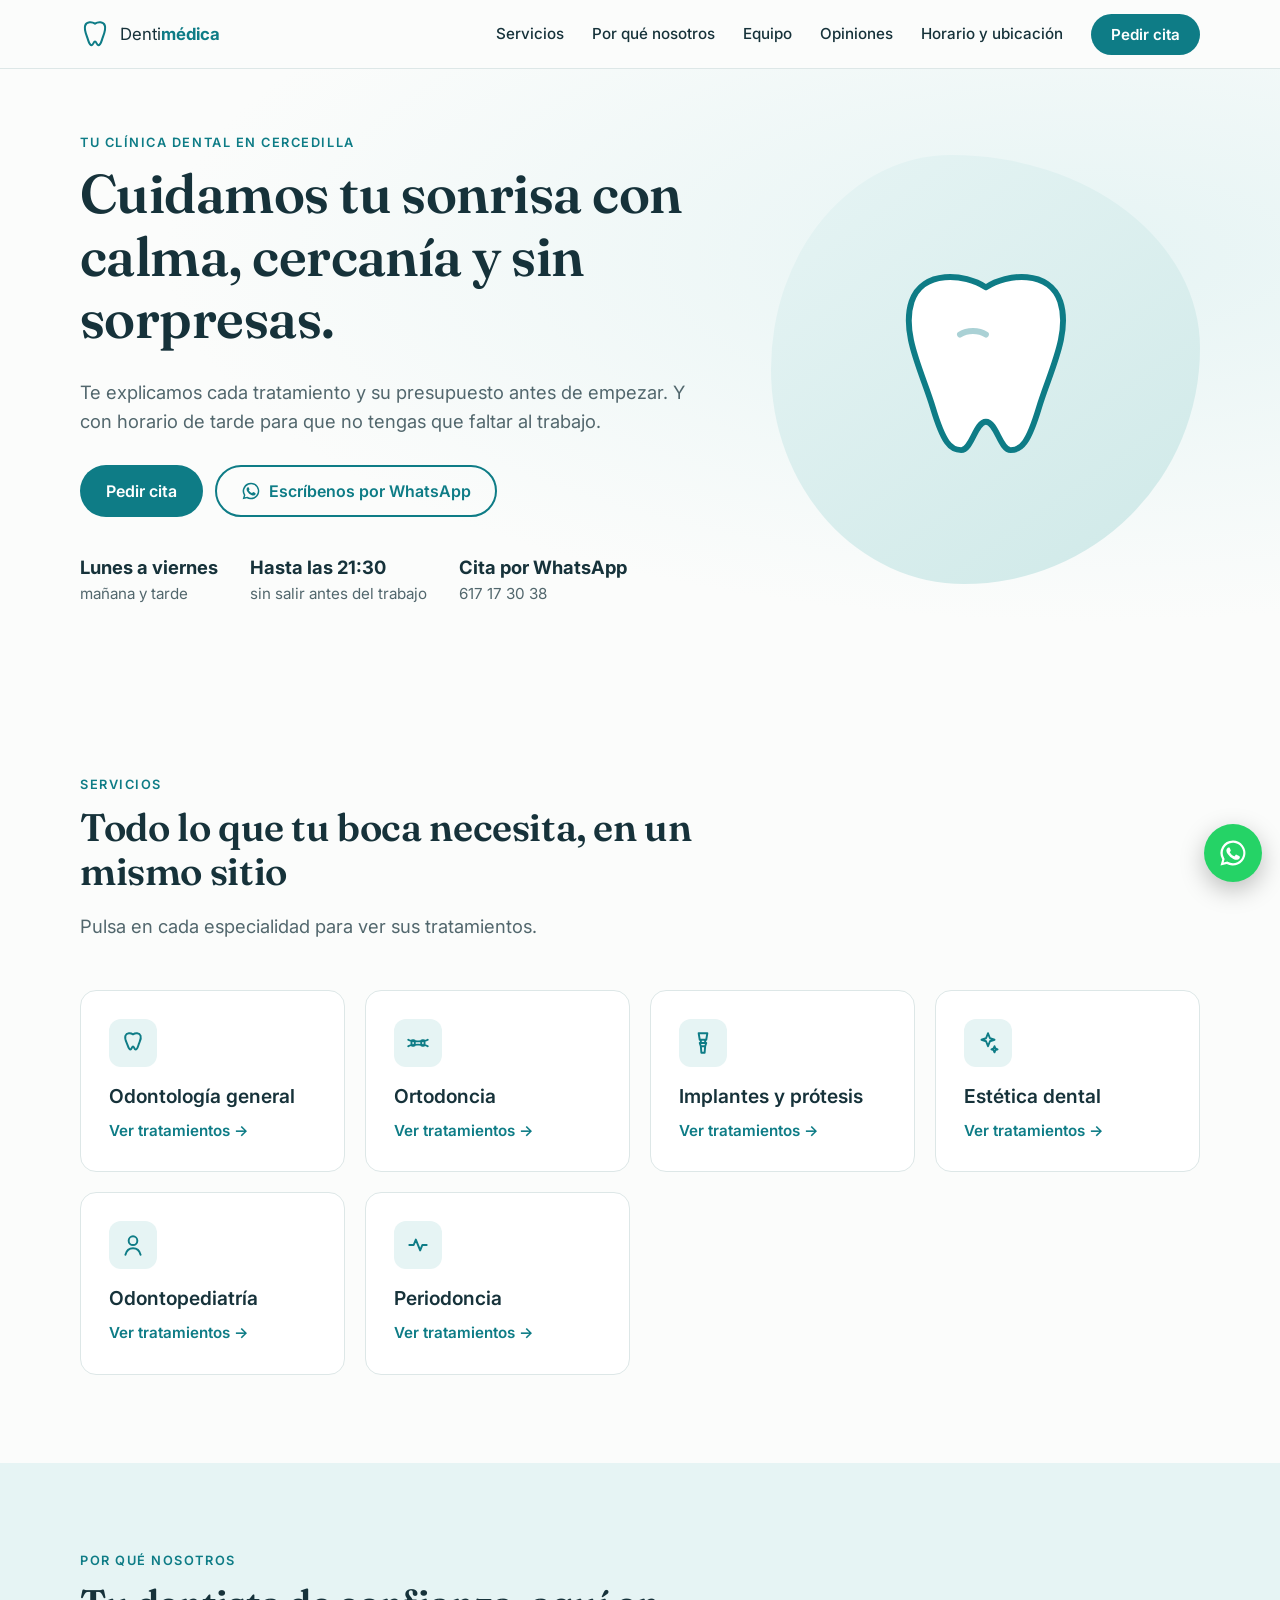
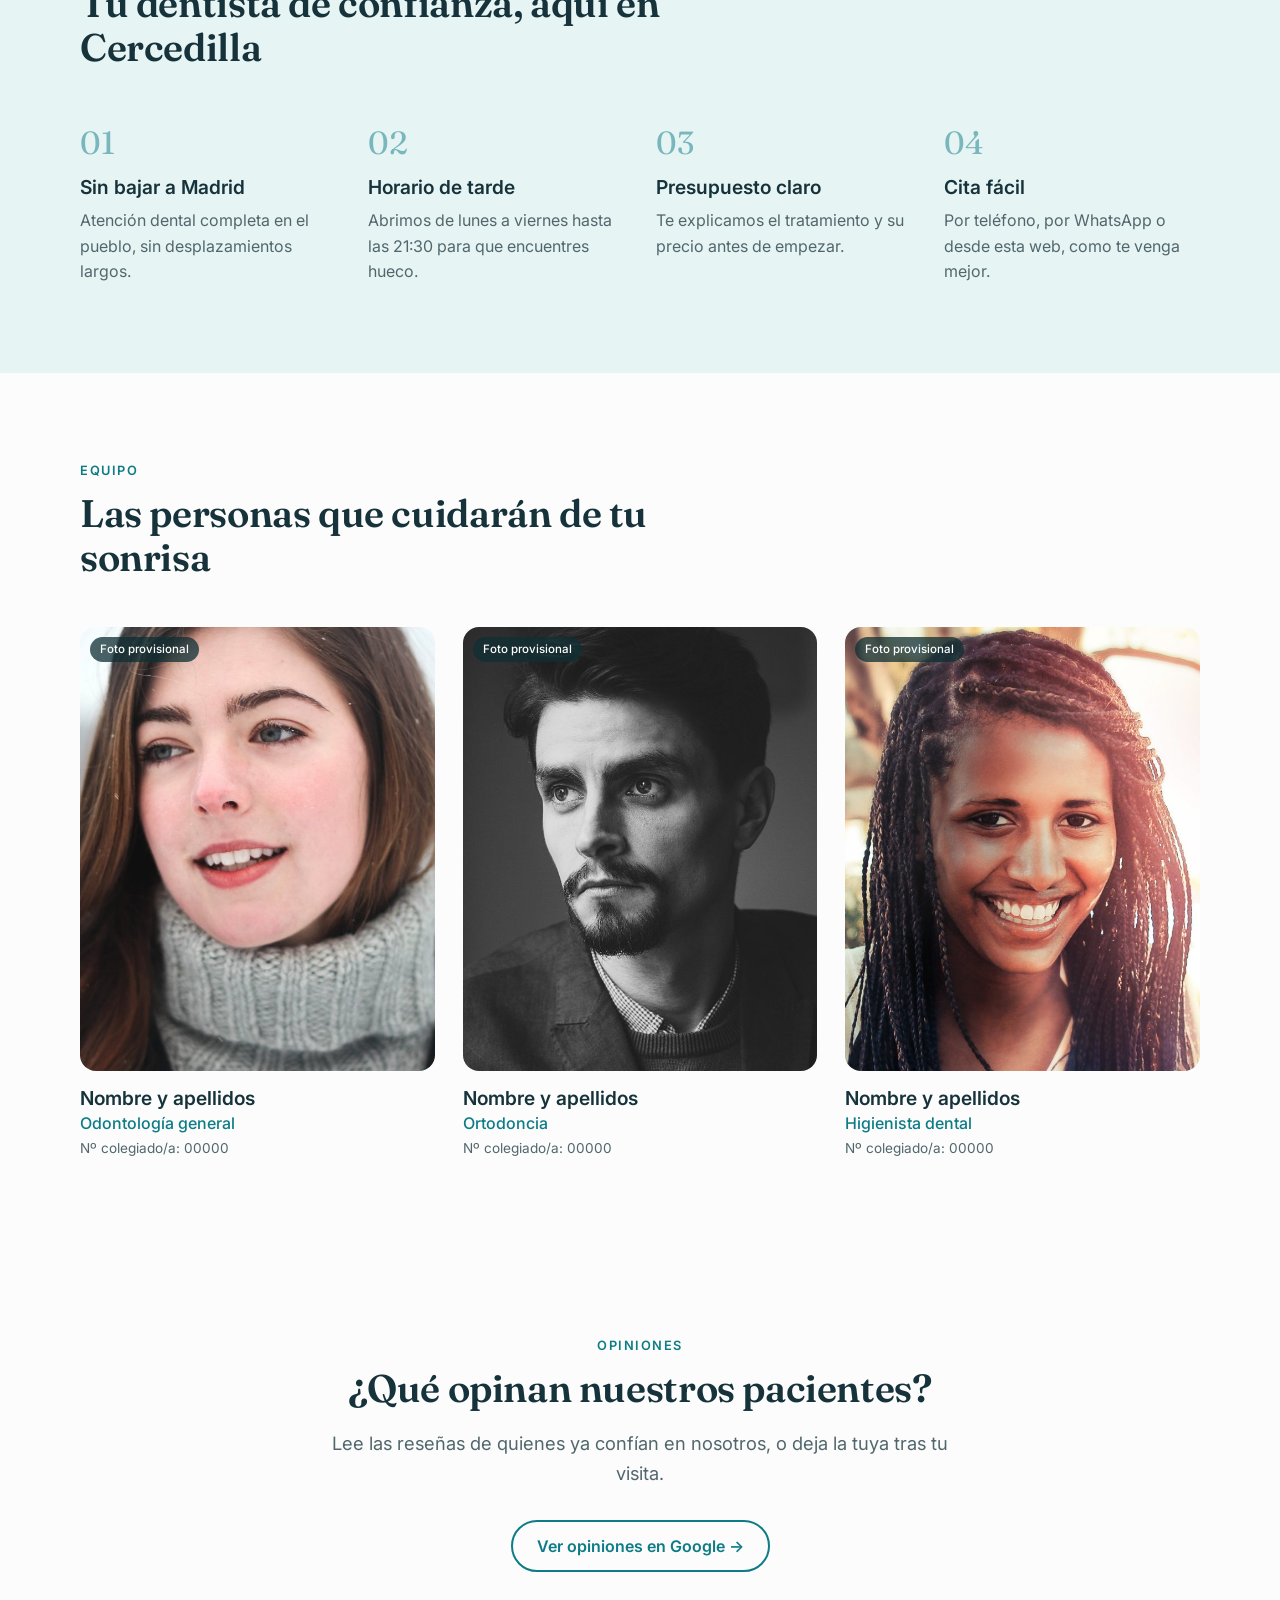
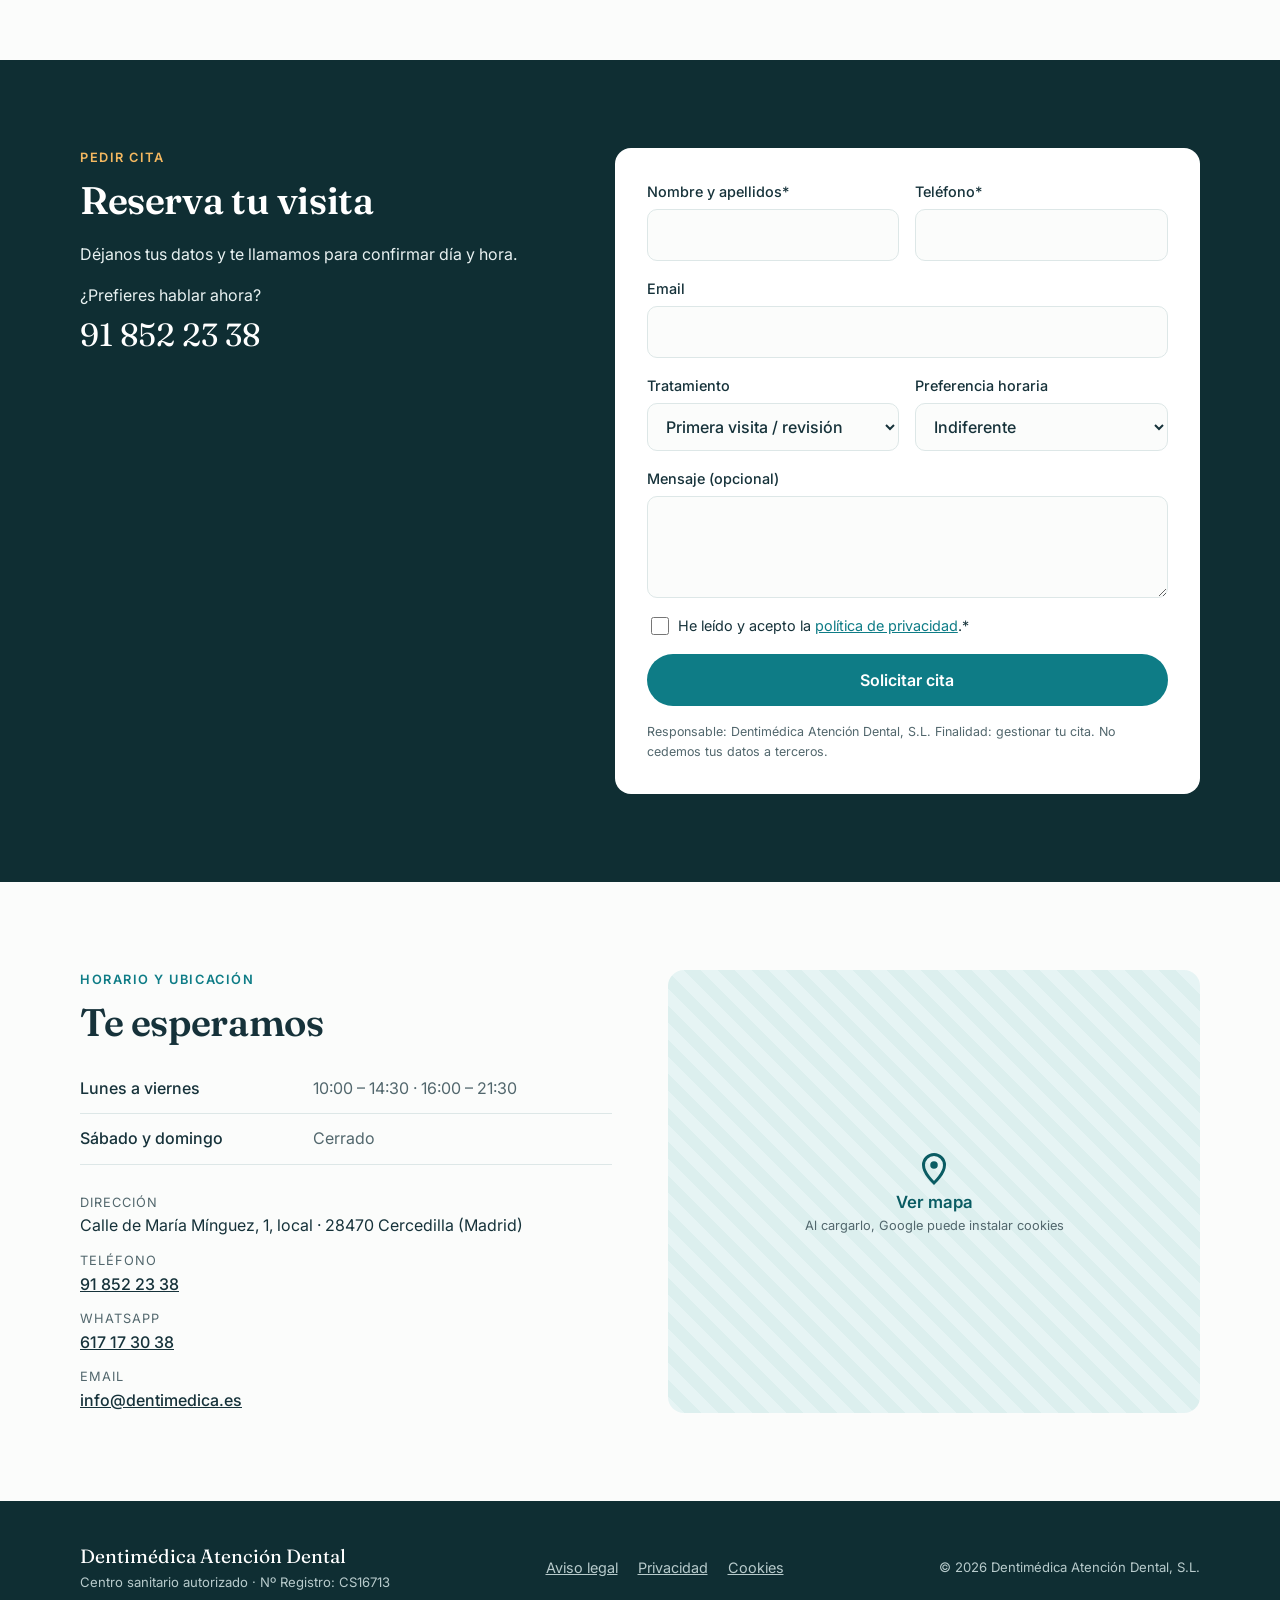
<file: index.html>
<!DOCTYPE html>
<html lang="es">
<head>
  <meta charset="UTF-8">
  <meta name="viewport" content="width=device-width, initial-scale=1.0">

  <title>Dentimédica | Clínica dental en Cercedilla</title>
  <meta name="description" content="Dentimédica, clínica dental en Cercedilla (Madrid). Odontología general, ortodoncia, implantes y estética dental. Abierto de lunes a viernes hasta las 21:30. Pide cita: 91 852 23 38.">

  <!-- Vista previa al compartir en WhatsApp / redes -->
  <meta property="og:title" content="Dentimédica | Clínica dental en Cercedilla">
  <meta property="og:description" content="Pide tu cita por teléfono, WhatsApp o desde la web.">
  <meta property="og:type" content="website">
  <meta property="og:locale" content="es_ES">

  <link rel="icon" href="img/favicon.svg" type="image/svg+xml">
  <link rel="preconnect" href="https://fonts.googleapis.com">
  <link rel="preconnect" href="https://fonts.gstatic.com" crossorigin>
  <link href="https://fonts.googleapis.com/css2?family=Fraunces:opsz,wght@9..144,500;9..144,600&family=Inter:wght@400;500;600&display=swap" rel="stylesheet">
  <link rel="stylesheet" href="css/styles.css">

  <!-- Datos estructurados para Google -->
  <script type="application/ld+json">
  {
    "@context": "https://schema.org",
    "@type": "Dentist",
    "name": "Dentimédica Atención Dental",
    "telephone": "+34 918 52 23 38",
    "email": "info@dentimedica.es",
    "address": {
      "@type": "PostalAddress",
      "streetAddress": "Calle de María Mínguez, 1, local",
      "addressLocality": "Cercedilla",
      "addressRegion": "Madrid",
      "postalCode": "28470",
      "addressCountry": "ES"
    },
    "openingHoursSpecification": [
      { "@type": "OpeningHoursSpecification", "dayOfWeek": ["Monday","Tuesday","Wednesday","Thursday","Friday"], "opens": "10:00", "closes": "14:30" },
      { "@type": "OpeningHoursSpecification", "dayOfWeek": ["Monday","Tuesday","Wednesday","Thursday","Friday"], "opens": "16:00", "closes": "21:30" }
    ]
  }
  </script>
</head>
<body>
  <a class="skip-link" href="#main">Saltar al contenido</a>

  <!-- ========== CABECERA ========== -->
  <header class="header" id="top">
    <div class="container header__inner">
      <a href="#top" class="logo" aria-label="Dentimédica, inicio">
        <svg class="logo__mark" viewBox="0 0 32 32" aria-hidden="true"><path d="M16 5c-3-2-9-2.5-10.5 2S7 17 8.5 22s2.5 6 4 6 2-4 3.5-4 2 4 3.5 4 2.5-1 4-6S28 11.5 26.5 7 19 3 16 5z" fill="none" stroke="currentColor" stroke-width="2.2" stroke-linejoin="round"/></svg>
        <span>Denti<strong>médica</strong></span>
      </a>

      <button class="nav-toggle" aria-expanded="false" aria-controls="nav" aria-label="Abrir menú">
        <span></span><span></span><span></span>
      </button>

      <nav class="nav" id="nav">
        <a href="#servicios">Servicios</a>
        <a href="#nosotros">Por qué nosotros</a>
        <a href="#equipo">Equipo</a>
        <a href="#opiniones">Opiniones</a>
        <a href="#contacto">Horario y ubicación</a>
        <a href="#cita" class="btn btn--primary btn--sm">Pedir cita</a>
      </nav>
    </div>
  </header>

  <main id="main">
    <!-- ========== HERO ========== -->
    <section class="hero">
      <div class="container hero__inner">
        <div class="hero__text">
          <p class="eyebrow">Tu clínica dental en Cercedilla</p>
          <h1>Cuidamos tu sonrisa con calma, cercanía y sin sorpresas.</h1>
          <p class="lead">Te explicamos cada tratamiento y su presupuesto antes de empezar. Y con horario de tarde para que no tengas que faltar al trabajo.</p>
          <div class="hero__actions">
            <a href="#cita" class="btn btn--primary">Pedir cita</a>
            <a href="https://wa.me/34617173038?text=Hola%2C%20quiero%20pedir%20cita" class="btn btn--ghost" target="_blank" rel="noopener">
              <svg viewBox="0 0 24 24" aria-hidden="true" class="icon"><path fill="currentColor" d="M12 2a10 10 0 0 0-8.6 15.1L2 22l5-1.3A10 10 0 1 0 12 2zm0 18.2a8.2 8.2 0 0 1-4.2-1.2l-.3-.2-3 .8.8-2.9-.2-.3A8.2 8.2 0 1 1 12 20.2zm4.5-6.1c-.2-.1-1.5-.7-1.7-.8s-.4-.1-.6.1-.7.8-.8 1-.3.2-.5.1a6.7 6.7 0 0 1-3.4-3c-.3-.4.3-.4.7-1.3.1-.2 0-.3 0-.4l-.8-1.8c-.2-.5-.4-.4-.6-.4h-.5a1 1 0 0 0-.7.3 3 3 0 0 0-.9 2.2 5.2 5.2 0 0 0 1.1 2.7 11.8 11.8 0 0 0 4.5 4c1.7.7 2.3.8 3.2.6a2.7 2.7 0 0 0 1.8-1.3 2.2 2.2 0 0 0 .2-1.3c-.1-.1-.3-.2-.5-.3z"/></svg>
              Escríbenos por WhatsApp
            </a>
          </div>
          <ul class="hero__facts">
            <li><strong>Lunes a viernes</strong> mañana y tarde</li>
            <li><strong>Hasta las 21:30</strong> sin salir antes del trabajo</li>
            <li><strong>Cita por WhatsApp</strong> 617 17 30 38</li>
          </ul>
        </div>
        <div class="hero__visual" aria-hidden="true">
          <!-- Ilustración provisional: sustituir por una foto real de la clínica (img/hero.jpg) -->
          <div class="hero__blob">
            <svg viewBox="0 0 200 200"><path d="M100 30c-18-12-54-15-63 12s9 60 18 90 15 36 24 36 12-24 21-24 12 24 21 24 15-6 24-36 27-63 18-90-45-24-63-12z" fill="#fff" stroke="currentColor" stroke-width="5" stroke-linejoin="round"/><path d="M78 70c6-4 16-4 22 0" fill="none" stroke="currentColor" stroke-width="5" stroke-linecap="round" opacity=".35"/></svg>
          </div>
        </div>
      </div>
    </section>

    <!-- ========== SERVICIOS ========== -->
    <!-- Detalle de cada servicio en tratamientos.html -->
    <section class="section" id="servicios">
      <div class="container">
        <header class="section__head">
          <p class="eyebrow">Servicios</p>
          <h2>Todo lo que tu boca necesita, en un mismo sitio</h2>
          <p class="lead">Pulsa en cada especialidad para ver sus tratamientos.</p>
        </header>
        <div class="cards">
          <a class="card card--link" href="tratamientos.html#general">
            <div class="card__icon"><svg viewBox="0 0 24 24"><path d="M12 4c-2-1.3-6-1.6-7 1.3S6 11 7 14s1.7 4 2.7 4 1.3-2.7 2.3-2.7 1.3 2.7 2.3 2.7 1.7-.7 2.7-4 3-5.7 2-8.7S14 2.7 12 4z"/></svg></div>
            <h3>Odontología general</h3>
            <span class="card__link">Ver tratamientos →</span>
          </a>
          <a class="card card--link" href="tratamientos.html#ortodoncia">
            <div class="card__icon"><svg viewBox="0 0 24 24"><path d="M3 9c3 2 15 2 18 0M3 15c3-2 15-2 18 0"/><rect x="6" y="9.5" width="3" height="5" rx="1"/><rect x="15" y="9.5" width="3" height="5" rx="1"/></svg></div>
            <h3>Ortodoncia</h3>
            <span class="card__link">Ver tratamientos →</span>
          </a>
          <a class="card card--link" href="tratamientos.html#implantes">
            <div class="card__icon"><svg viewBox="0 0 24 24"><path d="M8 3h8l-1 6H9zM10 9v3m4-3v3M9 12h6l-1 3h-4zm1 3 .5 6h3l.5-6"/></svg></div>
            <h3>Implantes y prótesis</h3>
            <span class="card__link">Ver tratamientos →</span>
          </a>
          <a class="card card--link" href="tratamientos.html#estetica">
            <div class="card__icon"><svg viewBox="0 0 24 24"><path d="M12 3l1.8 4.6L18 9l-4.2 1.4L12 15l-1.8-4.6L6 9l4.2-1.4zM18 15l.8 2 2 .8-2 .8-.8 2-.8-2-2-.8 2-.8z"/></svg></div>
            <h3>Estética dental</h3>
            <span class="card__link">Ver tratamientos →</span>
          </a>
          <a class="card card--link" href="tratamientos.html#odontopediatria">
            <div class="card__icon"><svg viewBox="0 0 24 24"><circle cx="12" cy="8" r="4"/><path d="M5 21c1-4 4-6 7-6s6 2 7 6"/></svg></div>
            <h3>Odontopediatría</h3>
            <span class="card__link">Ver tratamientos →</span>
          </a>
          <a class="card card--link" href="tratamientos.html#periodoncia">
            <div class="card__icon"><svg viewBox="0 0 24 24"><path d="M4 12h4l2-5 4 10 2-5h4"/></svg></div>
            <h3>Periodoncia</h3>
            <span class="card__link">Ver tratamientos →</span>
          </a>
        </div>
      </div>
    </section>

    <!-- ========== POR QUÉ NOSOTROS ========== -->
    <section class="section section--tint" id="nosotros">
      <div class="container">
        <header class="section__head">
          <p class="eyebrow">Por qué nosotros</p>
          <h2>Tu dentista de confianza, aquí en Cercedilla</h2>
        </header>
        <div class="features">
          <div class="feature">
            <span class="feature__num">01</span>
            <h3>Sin bajar a Madrid</h3>
            <p>Atención dental completa en el pueblo, sin desplazamientos largos.</p>
          </div>
          <div class="feature">
            <span class="feature__num">02</span>
            <h3>Horario de tarde</h3>
            <p>Abrimos de lunes a viernes hasta las 21:30 para que encuentres hueco.</p>
          </div>
          <div class="feature">
            <span class="feature__num">03</span>
            <h3>Presupuesto claro</h3>
            <p>Te explicamos el tratamiento y su precio antes de empezar.</p>
          </div>
          <div class="feature">
            <span class="feature__num">04</span>
            <h3>Cita fácil</h3>
            <p>Por teléfono, por WhatsApp o desde esta web, como te venga mejor.</p>
          </div>
        </div>
      </div>
    </section>

    <!-- ========== EQUIPO ========== -->
    <!-- EDITAR: fotos en img/equipo/ (vertical, 4:5, p. ej. 800x1000 px), nombre, especialidad y nº de colegiado.
         Para añadir a alguien, copia un bloque <figure class="member">...</figure> -->
    <section class="section" id="equipo">
      <div class="container">
        <header class="section__head">
          <p class="eyebrow">Equipo</p>
          <h2>Las personas que cuidarán de tu sonrisa</h2>
        </header>
        <div class="team">
          <figure class="member">
            <span class="member__tag">Foto provisional</span>
            <img src="img/equipo/persona-1.jpg" alt="Foto de Odontólogo/a" width="640" height="800" loading="lazy">
            <figcaption>
              <h3>Nombre y apellidos</h3>
              <p class="member__role">Odontología general</p>
              <p class="member__num">Nº colegiado/a: 00000</p>
            </figcaption>
          </figure>
          <figure class="member">
            <span class="member__tag">Foto provisional</span>
            <img src="img/equipo/persona-2.jpg" alt="Foto de Ortodoncista" width="640" height="800" loading="lazy">
            <figcaption>
              <h3>Nombre y apellidos</h3>
              <p class="member__role">Ortodoncia</p>
              <p class="member__num">Nº colegiado/a: 00000</p>
            </figcaption>
          </figure>
          <figure class="member">
            <span class="member__tag">Foto provisional</span>
            <img src="img/equipo/persona-3.jpg" alt="Foto de Higienista" width="640" height="800" loading="lazy">
            <figcaption>
              <h3>Nombre y apellidos</h3>
              <p class="member__role">Higienista dental</p>
              <p class="member__num">Nº colegiado/a: 00000</p>
            </figcaption>
          </figure>
        </div>
      </div>
    </section>

    <!-- ========== OPINIONES ========== -->
    <!-- Añadir aquí reseñas reales (con permiso del paciente) cuando las haya -->
    <section class="section" id="opiniones">
      <div class="container center">
        <header class="section__head section__head--center">
          <p class="eyebrow">Opiniones</p>
          <h2>¿Qué opinan nuestros pacientes?</h2>
          <p class="lead">Lee las reseñas de quienes ya confían en nosotros, o deja la tuya tras tu visita.</p>
        </header>
        <a href="https://www.google.com/maps/search/?api=1&query=Dentim%C3%A9dica+Atenci%C3%B3n+Dental+Cercedilla" target="_blank" rel="noopener" class="btn btn--ghost">Ver opiniones en Google →</a>
      </div>
    </section>

    <!-- ========== PEDIR CITA ========== -->
    <section class="section section--dark" id="cita">
      <div class="container cita">
        <div class="cita__intro">
          <p class="eyebrow">Pedir cita</p>
          <h2>Reserva tu visita</h2>
          <p>Déjanos tus datos y te llamamos para confirmar día y hora.</p>
          <p>¿Prefieres hablar ahora?<br>
            <a href="tel:+34918522338" class="cita__phone">91 852 23 38</a>
          </p>
        </div>

        <!-- Netlify detecta este formulario automáticamente (data-netlify) -->
        <form class="form" name="cita" method="POST" action="/gracias.html" data-netlify="true" netlify-honeypot="empresa">
          <input type="hidden" name="form-name" value="cita">
          <p class="hidden"><label>No rellenar: <input name="empresa"></label></p>

          <div class="form__row">
            <label>Nombre y apellidos*
              <input type="text" name="nombre" required autocomplete="name">
            </label>
            <label>Teléfono*
              <input type="tel" name="telefono" required autocomplete="tel" pattern="[0-9+\s]{9,15}">
            </label>
          </div>
          <label>Email
            <input type="email" name="email" autocomplete="email">
          </label>
          <div class="form__row">
            <label>Tratamiento
              <select name="tratamiento">
                <option>Primera visita / revisión</option>
                <option>Odontología general</option>
                <option>Ortodoncia</option>
                <option>Implantes y prótesis</option>
                <option>Estética dental</option>
                <option>Odontopediatría</option>
                <option>Periodoncia</option>
                <option>Urgencia / dolor</option>
              </select>
            </label>
            <label>Preferencia horaria
              <select name="horario">
                <option>Indiferente</option>
                <option>Mañanas</option>
                <option>Tardes</option>
              </select>
            </label>
          </div>
          <label>Mensaje (opcional)
            <textarea name="mensaje" rows="3"></textarea>
          </label>
          <label class="form__check">
            <input type="checkbox" name="privacidad" required>
            <span>He leído y acepto la <a href="privacidad.html" target="_blank">política de privacidad</a>.*</span>
          </label>
          <button type="submit" class="btn btn--primary btn--block">Solicitar cita</button>
          <p class="form__note">Responsable: Dentimédica Atención Dental, S.L. Finalidad: gestionar tu cita. No cedemos tus datos a terceros.</p>
        </form>
      </div>
    </section>

    <!-- ========== HORARIO Y UBICACIÓN ========== -->
    <section class="section" id="contacto">
      <div class="container contacto">
        <div class="contacto__info">
          <p class="eyebrow">Horario y ubicación</p>
          <h2>Te esperamos</h2>

          <table class="horario">
            <tr><th>Lunes a viernes</th><td>10:00 – 14:30 · 16:00 – 21:30</td></tr>
            <tr><th>Sábado y domingo</th><td>Cerrado</td></tr>
          </table>

          <ul class="contacto__list">
            <li><span>Dirección</span>Calle de María Mínguez, 1, local · 28470 Cercedilla (Madrid)</li>
            <li><span>Teléfono</span><a href="tel:+34918522338">91 852 23 38</a></li>
            <li><span>WhatsApp</span><a href="https://wa.me/34617173038" target="_blank" rel="noopener">617 17 30 38</a></li>
            <li><span>Email</span><a href="mailto:info@dentimedica.es">info@dentimedica.es</a></li>
          </ul>
        </div>

        <!-- El mapa solo se carga al hacer clic (evita cookies de Google sin consentimiento) -->
        <div class="map" data-address="Calle de María Mínguez 1, 28470 Cercedilla, Madrid">
          <button type="button" class="map__load">
            <svg viewBox="0 0 24 24" aria-hidden="true" class="icon"><path d="M12 22s7-6.3 7-12a7 7 0 0 0-14 0c0 5.7 7 12 7 12z" fill="none" stroke="currentColor" stroke-width="2"/><circle cx="12" cy="10" r="2.5" fill="currentColor"/></svg>
            Ver mapa
            <small>Al cargarlo, Google puede instalar cookies</small>
          </button>
        </div>
      </div>
    </section>
  </main>

  <!-- ========== FOOTER ========== -->
  <footer class="footer">
    <div class="container footer__inner">
      <div>
        <p class="footer__brand">Dentimédica Atención Dental</p>
        <p class="footer__small">Centro sanitario autorizado · Nº Registro: CS16713</p>
      </div>
      <nav class="footer__links" aria-label="Legal">
        <a href="aviso-legal.html">Aviso legal</a>
        <a href="privacidad.html">Privacidad</a>
        <a href="cookies.html">Cookies</a>
      </nav>
      <p class="footer__small">© <span id="year"></span> Dentimédica Atención Dental, S.L.</p>
    </div>
  </footer>

  <!-- Botón flotante de WhatsApp -->
  <a href="https://wa.me/34617173038?text=Hola%2C%20quiero%20pedir%20cita" class="wa-float" target="_blank" rel="noopener" aria-label="Escríbenos por WhatsApp">
    <svg viewBox="0 0 24 24" aria-hidden="true"><path fill="currentColor" d="M12 2a10 10 0 0 0-8.6 15.1L2 22l5-1.3A10 10 0 1 0 12 2zm0 18.2a8.2 8.2 0 0 1-4.2-1.2l-.3-.2-3 .8.8-2.9-.2-.3A8.2 8.2 0 1 1 12 20.2zm4.5-6.1c-.2-.1-1.5-.7-1.7-.8s-.4-.1-.6.1-.7.8-.8 1-.3.2-.5.1a6.7 6.7 0 0 1-3.4-3c-.3-.4.3-.4.7-1.3.1-.2 0-.3 0-.4l-.8-1.8c-.2-.5-.4-.4-.6-.4h-.5a1 1 0 0 0-.7.3 3 3 0 0 0-.9 2.2 5.2 5.2 0 0 0 1.1 2.7 11.8 11.8 0 0 0 4.5 4c1.7.7 2.3.8 3.2.6a2.7 2.7 0 0 0 1.8-1.3 2.2 2.2 0 0 0 .2-1.3c-.1-.1-.3-.2-.5-.3z"/></svg>
  </a>

  <script src="js/main.js"></script>
</body>
</html>
</file>
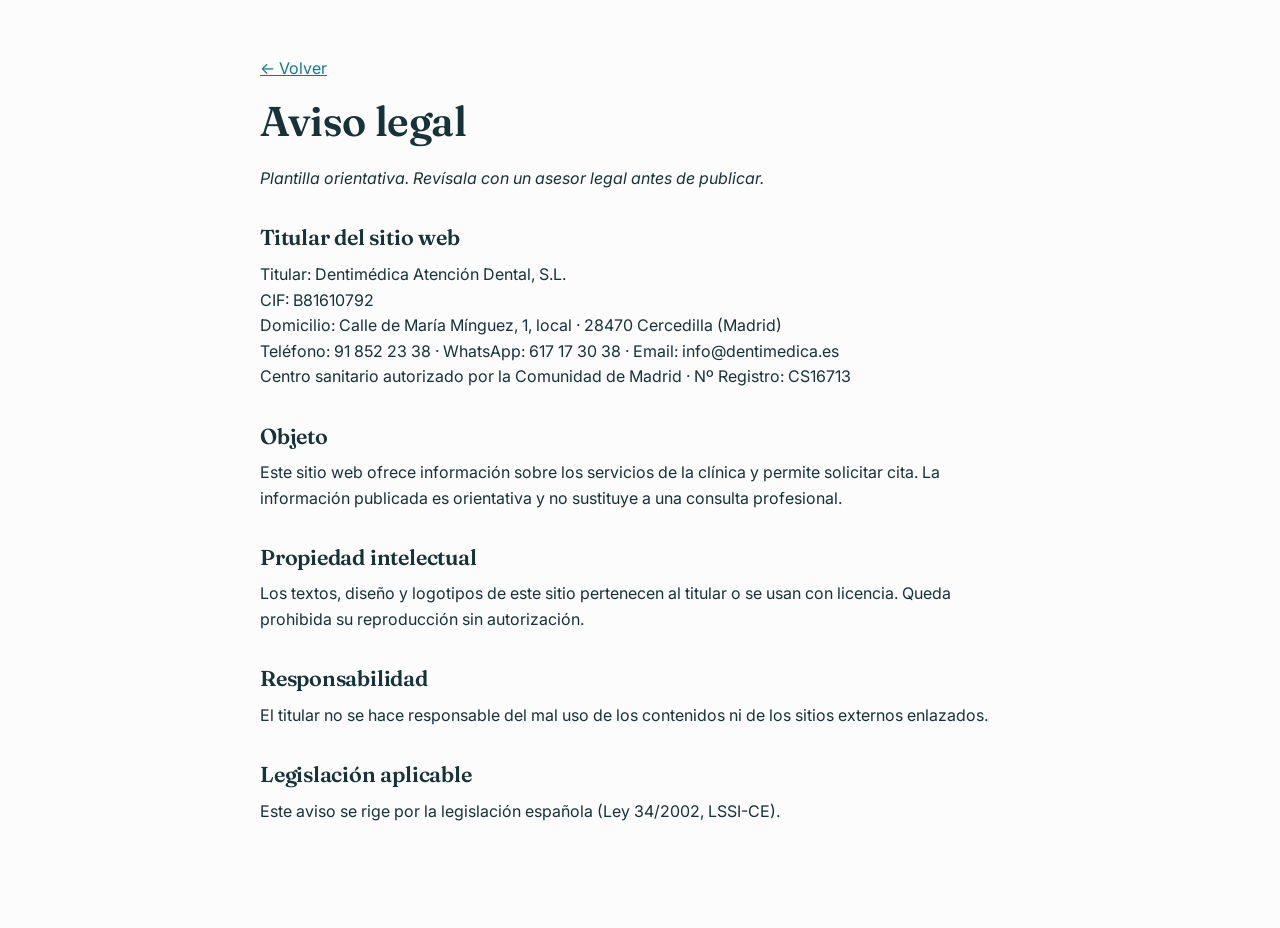
<file: aviso-legal.html>
<!DOCTYPE html>
<html lang="es">
<head>
  <meta charset="UTF-8">
  <meta name="viewport" content="width=device-width, initial-scale=1.0">
  <title>Aviso legal | Dentimédica</title>
  <link rel="icon" href="img/favicon.svg" type="image/svg+xml">
  <link href="https://fonts.googleapis.com/css2?family=Fraunces:opsz,wght@9..144,600&family=Inter:wght@400;600&display=swap" rel="stylesheet">
  <link rel="stylesheet" href="css/styles.css">
</head>
<body>
  <main class="container page">
    <p><a href="index.html">← Volver</a></p>
    <h1>Aviso legal</h1>
    <p><em>Plantilla orientativa. Revísala con un asesor legal antes de publicar.</em></p>

    <h2>Titular del sitio web</h2>
    <!-- EDITAR (opcional): datos del Registro Mercantil y nº de colegiado -->
    <p>
      Titular: Dentimédica Atención Dental, S.L.<br>
      CIF: B81610792<br>
      Domicilio: Calle de María Mínguez, 1, local · 28470 Cercedilla (Madrid)<br>
      Teléfono: 91 852 23 38 · WhatsApp: 617 17 30 38 · Email: info@dentimedica.es<br>
      Centro sanitario autorizado por la Comunidad de Madrid · Nº Registro: CS16713
    </p>

    <h2>Objeto</h2>
    <p>Este sitio web ofrece información sobre los servicios de la clínica y permite solicitar cita. La información publicada es orientativa y no sustituye a una consulta profesional.</p>

    <h2>Propiedad intelectual</h2>
    <p>Los textos, diseño y logotipos de este sitio pertenecen al titular o se usan con licencia. Queda prohibida su reproducción sin autorización.</p>

    <h2>Responsabilidad</h2>
    <p>El titular no se hace responsable del mal uso de los contenidos ni de los sitios externos enlazados.</p>

    <h2>Legislación aplicable</h2>
    <p>Este aviso se rige por la legislación española (Ley 34/2002, LSSI-CE).</p>
  </main>
</body>
</html>
</file>
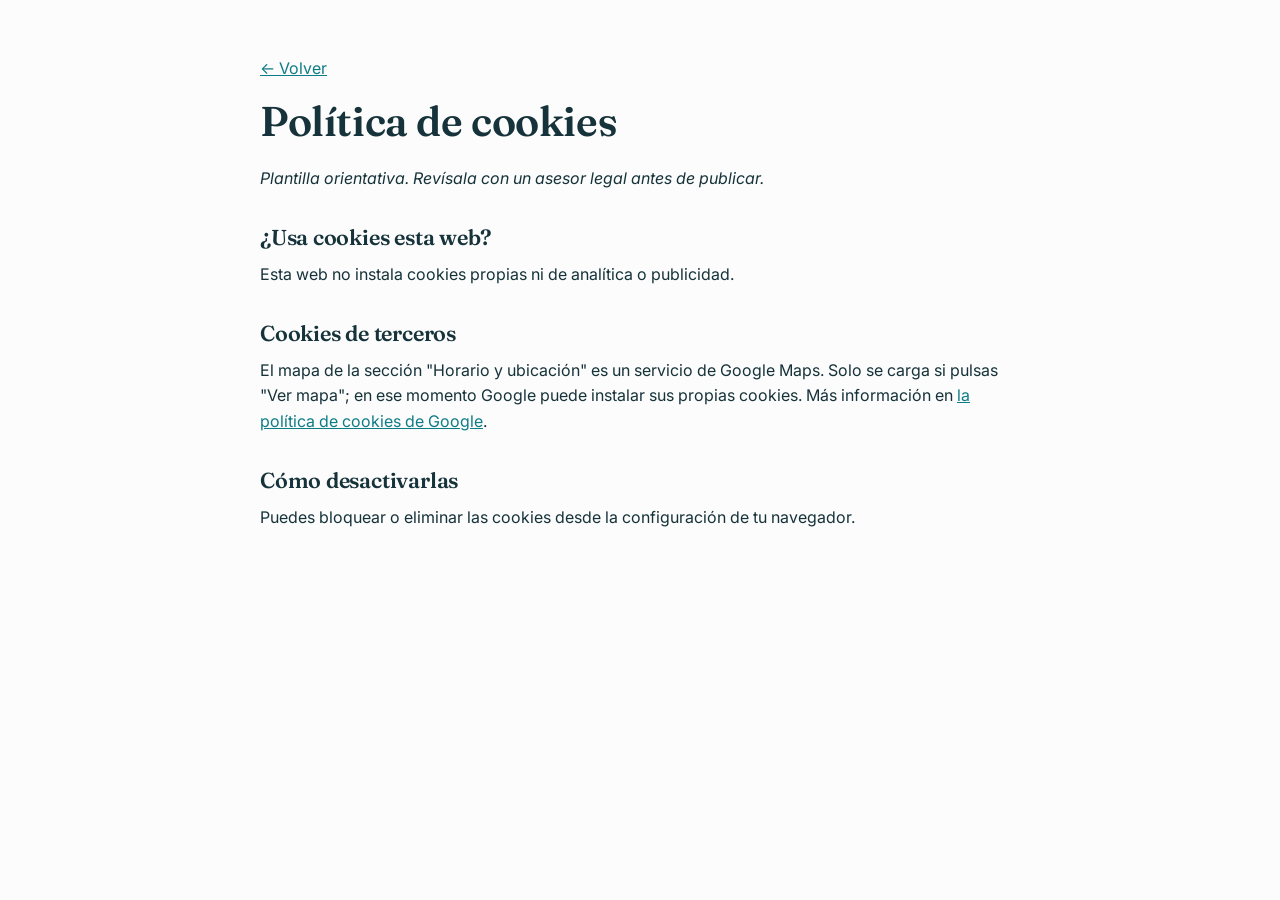
<file: cookies.html>
<!DOCTYPE html>
<html lang="es">
<head>
  <meta charset="UTF-8">
  <meta name="viewport" content="width=device-width, initial-scale=1.0">
  <title>Política de cookies | Dentimédica</title>
  <link rel="icon" href="img/favicon.svg" type="image/svg+xml">
  <link href="https://fonts.googleapis.com/css2?family=Fraunces:opsz,wght@9..144,600&family=Inter:wght@400;600&display=swap" rel="stylesheet">
  <link rel="stylesheet" href="css/styles.css">
</head>
<body>
  <main class="container page">
    <p><a href="index.html">← Volver</a></p>
    <h1>Política de cookies</h1>
    <p><em>Plantilla orientativa. Revísala con un asesor legal antes de publicar.</em></p>

    <h2>¿Usa cookies esta web?</h2>
    <p>Esta web no instala cookies propias ni de analítica o publicidad.</p>

    <h2>Cookies de terceros</h2>
    <p>El mapa de la sección "Horario y ubicación" es un servicio de Google Maps. Solo se carga si pulsas "Ver mapa"; en ese momento Google puede instalar sus propias cookies. Más información en <a href="https://policies.google.com/technologies/cookies" target="_blank" rel="noopener">la política de cookies de Google</a>.</p>

    <h2>Cómo desactivarlas</h2>
    <p>Puedes bloquear o eliminar las cookies desde la configuración de tu navegador.</p>
  </main>
</body>
</html>
</file>
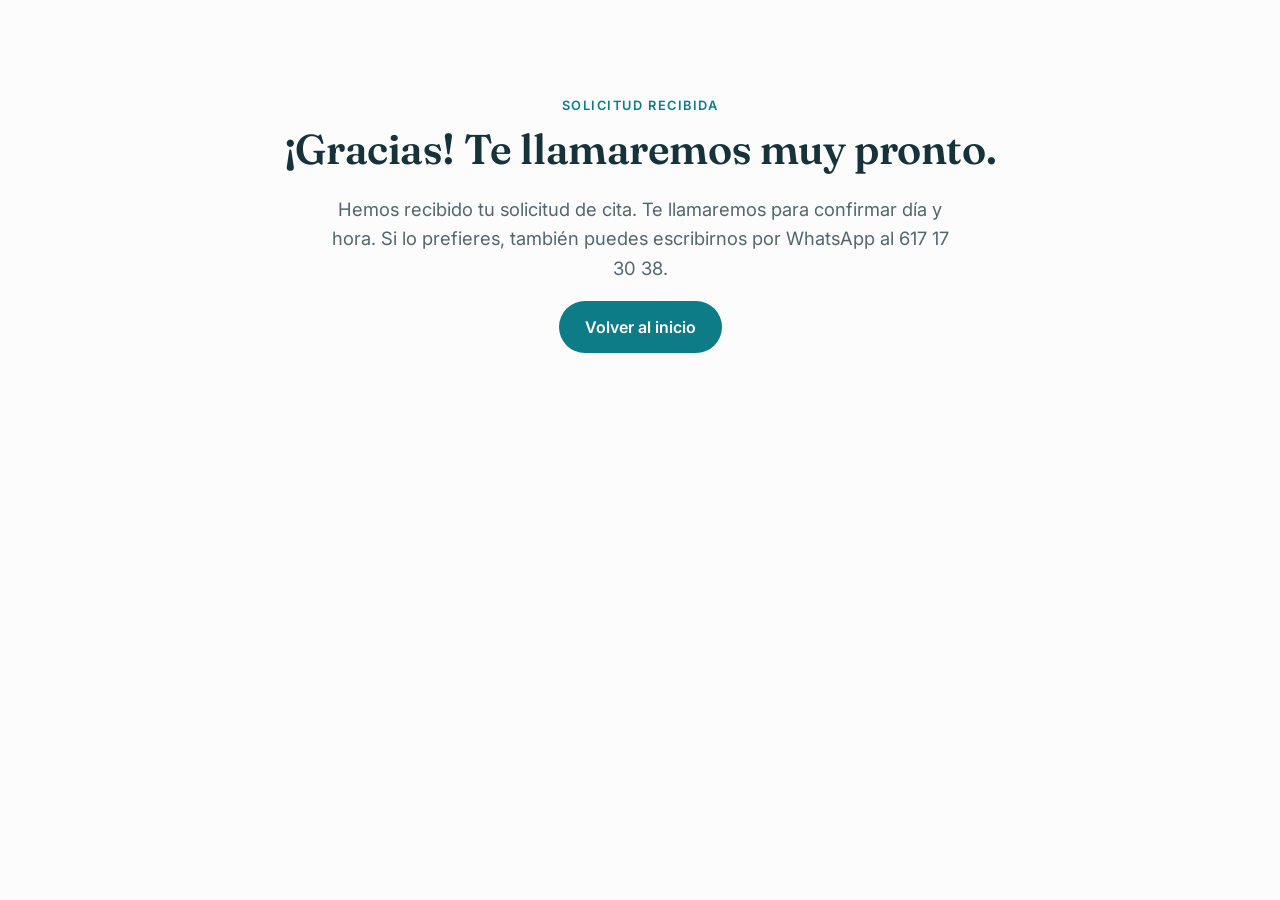
<file: gracias.html>
<!DOCTYPE html>
<html lang="es">
<head>
  <meta charset="UTF-8">
  <meta name="viewport" content="width=device-width, initial-scale=1.0">
  <title>Solicitud recibida | Dentimédica</title>
  <meta name="robots" content="noindex">
  <link rel="icon" href="img/favicon.svg" type="image/svg+xml">
  <link href="https://fonts.googleapis.com/css2?family=Fraunces:opsz,wght@9..144,600&family=Inter:wght@400;600&display=swap" rel="stylesheet">
  <link rel="stylesheet" href="css/styles.css">
</head>
<body>
  <main class="container page page--center">
    <p class="eyebrow">Solicitud recibida</p>
    <h1>¡Gracias! Te llamaremos muy pronto.</h1>
    <p class="lead">Hemos recibido tu solicitud de cita. Te llamaremos para confirmar día y hora. Si lo prefieres, también puedes escribirnos por WhatsApp al 617 17 30 38.</p>
    <p><a href="index.html" class="btn btn--primary">Volver al inicio</a></p>
  </main>
</body>
</html>
</file>
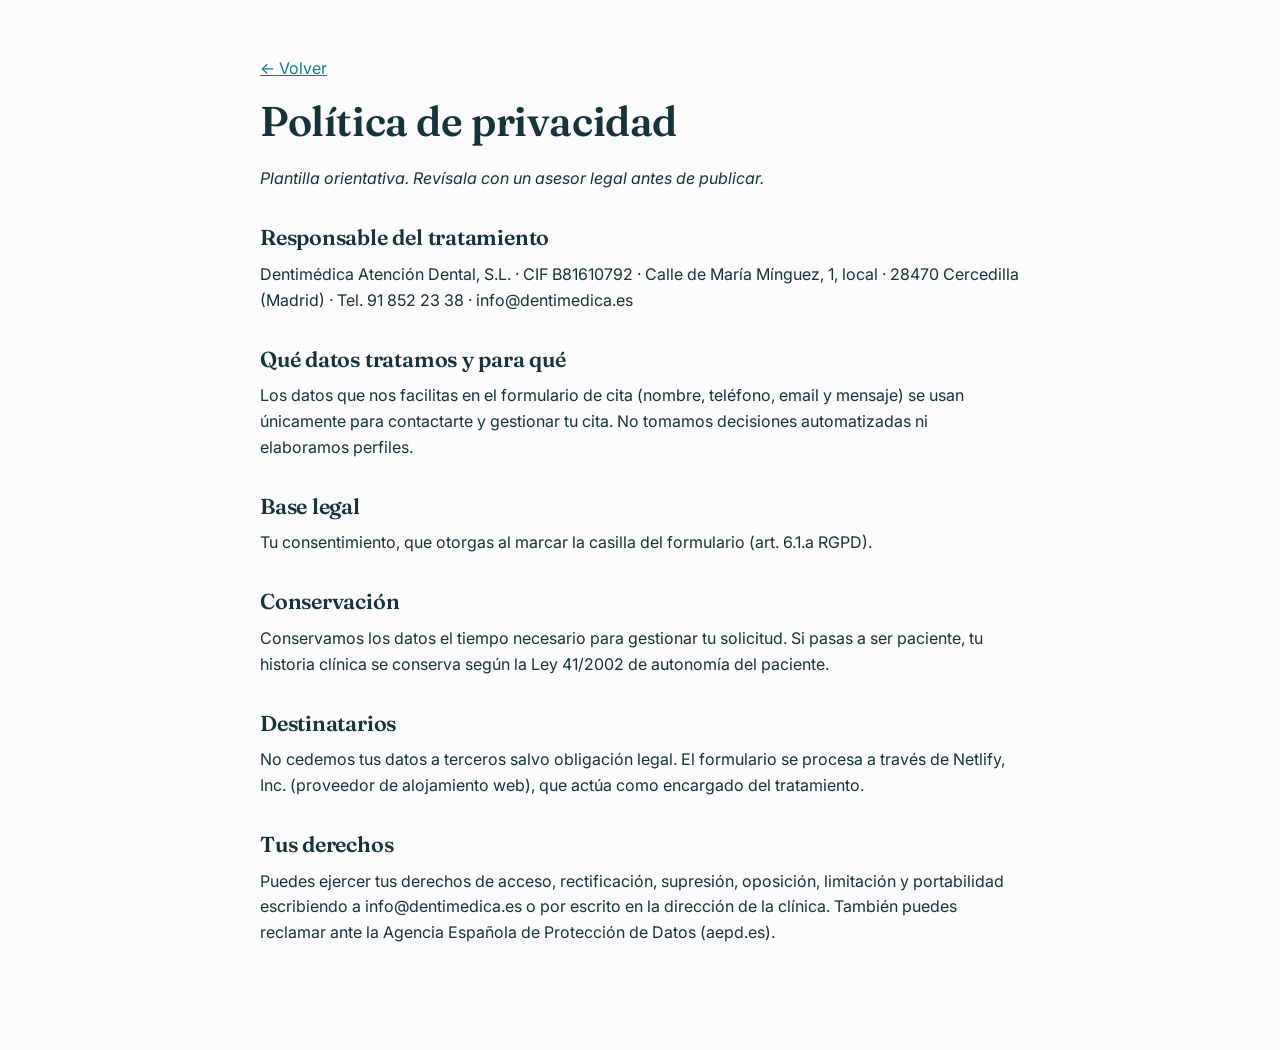
<file: privacidad.html>
<!DOCTYPE html>
<html lang="es">
<head>
  <meta charset="UTF-8">
  <meta name="viewport" content="width=device-width, initial-scale=1.0">
  <title>Política de privacidad | Dentimédica</title>
  <link rel="icon" href="img/favicon.svg" type="image/svg+xml">
  <link href="https://fonts.googleapis.com/css2?family=Fraunces:opsz,wght@9..144,600&family=Inter:wght@400;600&display=swap" rel="stylesheet">
  <link rel="stylesheet" href="css/styles.css">
</head>
<body>
  <main class="container page">
    <p><a href="index.html">← Volver</a></p>
    <h1>Política de privacidad</h1>
    <p><em>Plantilla orientativa. Revísala con un asesor legal antes de publicar.</em></p>

    <h2>Responsable del tratamiento</h2>
    <p>Dentimédica Atención Dental, S.L. · CIF B81610792 · Calle de María Mínguez, 1, local · 28470 Cercedilla (Madrid) · Tel. 91 852 23 38 · info@dentimedica.es</p>

    <h2>Qué datos tratamos y para qué</h2>
    <p>Los datos que nos facilitas en el formulario de cita (nombre, teléfono, email y mensaje) se usan únicamente para contactarte y gestionar tu cita. No tomamos decisiones automatizadas ni elaboramos perfiles.</p>

    <h2>Base legal</h2>
    <p>Tu consentimiento, que otorgas al marcar la casilla del formulario (art. 6.1.a RGPD).</p>

    <h2>Conservación</h2>
    <p>Conservamos los datos el tiempo necesario para gestionar tu solicitud. Si pasas a ser paciente, tu historia clínica se conserva según la Ley 41/2002 de autonomía del paciente.</p>

    <h2>Destinatarios</h2>
    <p>No cedemos tus datos a terceros salvo obligación legal. El formulario se procesa a través de Netlify, Inc. (proveedor de alojamiento web), que actúa como encargado del tratamiento.</p>

    <h2>Tus derechos</h2>
    <p>Puedes ejercer tus derechos de acceso, rectificación, supresión, oposición, limitación y portabilidad escribiendo a info@dentimedica.es o por escrito en la dirección de la clínica. También puedes reclamar ante la Agencia Española de Protección de Datos (aepd.es).</p>
  </main>
</body>
</html>
</file>
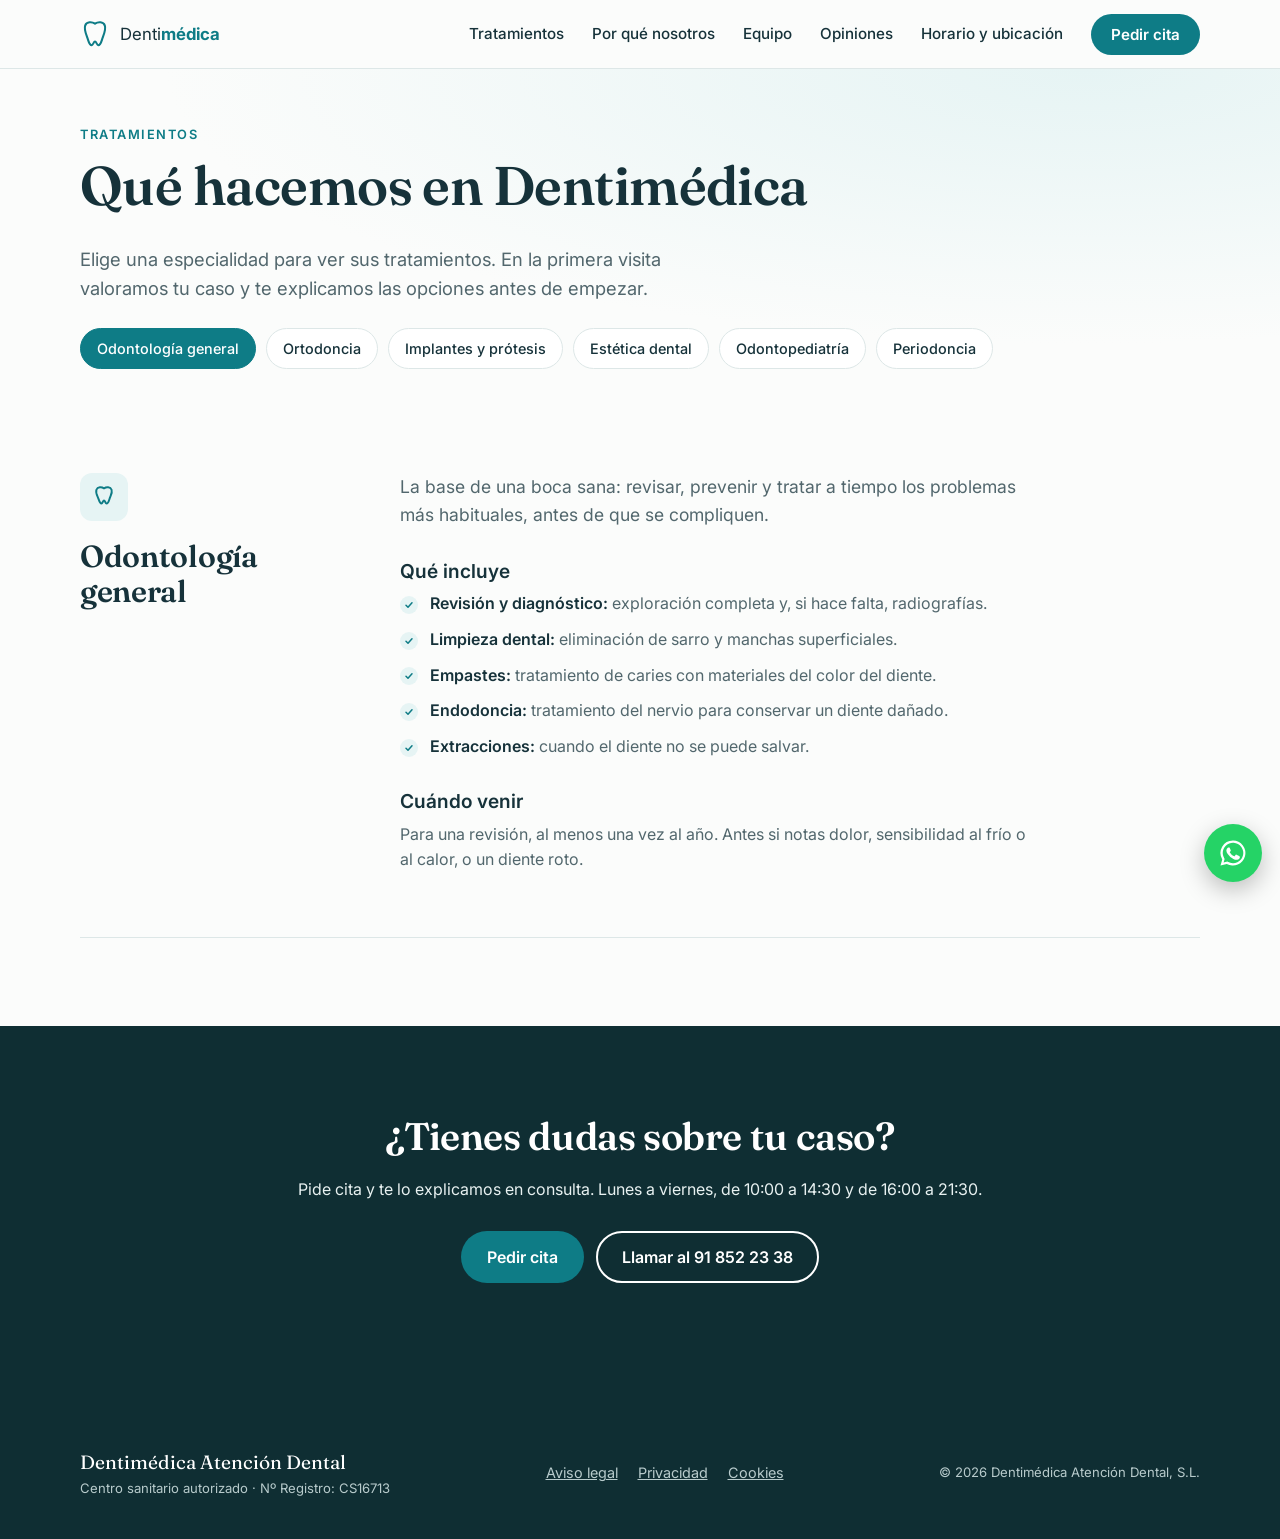
<file: tratamientos.html>
<!DOCTYPE html>
<html lang="es">
<head>
  <meta charset="UTF-8">
  <meta name="viewport" content="width=device-width, initial-scale=1.0">
  <title>Tratamientos dentales en Cercedilla | Dentimédica</title>
  <meta name="description" content="Tratamientos de Dentimédica en Cercedilla: odontología general, ortodoncia, implantes y prótesis, estética dental, odontopediatría y periodoncia.">
  <link rel="icon" href="img/favicon.svg" type="image/svg+xml">
  <link rel="preconnect" href="https://fonts.googleapis.com">
  <link rel="preconnect" href="https://fonts.gstatic.com" crossorigin>
  <link href="https://fonts.googleapis.com/css2?family=Fraunces:opsz,wght@9..144,500;9..144,600&family=Inter:wght@400;500;600&display=swap" rel="stylesheet">
  <link rel="stylesheet" href="css/styles.css">
</head>
<body>
  <a class="skip-link" href="#main">Saltar al contenido</a>

  <!-- ========== CABECERA ========== -->
  <header class="header">
    <div class="container header__inner">
      <a href="index.html" class="logo" aria-label="Dentimédica, inicio">
        <svg class="logo__mark" viewBox="0 0 32 32" aria-hidden="true"><path d="M16 5c-3-2-9-2.5-10.5 2S7 17 8.5 22s2.5 6 4 6 2-4 3.5-4 2 4 3.5 4 2.5-1 4-6S28 11.5 26.5 7 19 3 16 5z" fill="none" stroke="currentColor" stroke-width="2.2" stroke-linejoin="round"/></svg>
        <span>Denti<strong>médica</strong></span>
      </a>

      <button class="nav-toggle" aria-expanded="false" aria-controls="nav" aria-label="Abrir menú">
        <span></span><span></span><span></span>
      </button>

      <nav class="nav" id="nav">
        <a href="tratamientos.html" aria-current="page">Tratamientos</a>
        <a href="index.html#nosotros">Por qué nosotros</a>
        <a href="index.html#equipo">Equipo</a>
        <a href="index.html#opiniones">Opiniones</a>
        <a href="index.html#contacto">Horario y ubicación</a>
        <a href="index.html#cita" class="btn btn--primary btn--sm">Pedir cita</a>
      </nav>
    </div>
  </header>

  <main id="main">
    <!-- ========== INTRO ========== -->
    <section class="page-hero">
      <div class="container">
        <p class="eyebrow">Tratamientos</p>
        <h1>Qué hacemos en Dentimédica</h1>
        <p class="lead">Elige una especialidad para ver sus tratamientos. En la primera visita valoramos tu caso y te explicamos las opciones antes de empezar.</p>
        <nav class="chips" aria-label="Especialidades">
          <a href="#general">Odontología general</a>
          <a href="#ortodoncia">Ortodoncia</a>
          <a href="#implantes">Implantes y prótesis</a>
          <a href="#estetica">Estética dental</a>
          <a href="#odontopediatria">Odontopediatría</a>
          <a href="#periodoncia">Periodoncia</a>
        </nav>
      </div>
    </section>

    <!-- EDITAR: confirmar con la clínica los tratamientos incluidos en cada apartado -->
    <div class="container treatments">

      <!-- Odontología general -->
      <article class="treat" id="general">
        <div class="treat__head">
          <div class="card__icon"><svg viewBox="0 0 24 24"><path d="M12 4c-2-1.3-6-1.6-7 1.3S6 11 7 14s1.7 4 2.7 4 1.3-2.7 2.3-2.7 1.3 2.7 2.3 2.7 1.7-.7 2.7-4 3-5.7 2-8.7S14 2.7 12 4z"/></svg></div>
          <h2>Odontología general</h2>
        </div>
        <div class="treat__body">
          <p>La base de una boca sana: revisar, prevenir y tratar a tiempo los problemas más habituales, antes de que se compliquen.</p>
          <h3>Qué incluye</h3>
          <ul class="checklist">
            <li><strong>Revisión y diagnóstico:</strong> exploración completa y, si hace falta, radiografías.</li>
            <li><strong>Limpieza dental:</strong> eliminación de sarro y manchas superficiales.</li>
            <li><strong>Empastes:</strong> tratamiento de caries con materiales del color del diente.</li>
            <li><strong>Endodoncia:</strong> tratamiento del nervio para conservar un diente dañado.</li>
            <li><strong>Extracciones:</strong> cuando el diente no se puede salvar.</li>
          </ul>
          <h3>Cuándo venir</h3>
          <p>Para una revisión, al menos una vez al año. Antes si notas dolor, sensibilidad al frío o al calor, o un diente roto.</p>
        </div>
      </article>

      <!-- Ortodoncia -->
      <article class="treat" id="ortodoncia">
        <div class="treat__head">
          <div class="card__icon"><svg viewBox="0 0 24 24"><path d="M3 9c3 2 15 2 18 0M3 15c3-2 15-2 18 0"/><rect x="6" y="9.5" width="3" height="5" rx="1"/><rect x="15" y="9.5" width="3" height="5" rx="1"/></svg></div>
          <h2>Ortodoncia</h2>
        </div>
        <div class="treat__body">
          <p>Corrige la posición de los dientes y la mordida. Mejora la estética y también la salud: unos dientes bien alineados se limpian mejor y se desgastan menos.</p>
          <h3>Qué incluye</h3>
          <ul class="checklist">
            <li><strong>Estudio de ortodoncia:</strong> valoración de tu caso y plan de tratamiento.</li>
            <li><strong>Brackets:</strong> metálicos o estéticos (del color del diente).</li>
            <li><strong>Alineadores transparentes:</strong> férulas casi invisibles y removibles.</li>
            <li><strong>Ortodoncia infantil:</strong> para guiar el crecimiento de los maxilares.</li>
            <li><strong>Retenedores:</strong> para mantener el resultado al terminar.</li>
          </ul>
          <h3>Para quién</h3>
          <p>Niños, adolescentes y adultos. Se recomienda una primera valoración en torno a los 7 años.</p>
        </div>
      </article>

      <!-- Implantes y prótesis -->
      <article class="treat" id="implantes">
        <div class="treat__head">
          <div class="card__icon"><svg viewBox="0 0 24 24"><path d="M8 3h8l-1 6H9zM10 9v3m4-3v3M9 12h6l-1 3h-4zm1 3 .5 6h3l.5-6"/></svg></div>
          <h2>Implantes y prótesis</h2>
        </div>
        <div class="treat__body">
          <p>Sustituyen los dientes que faltan para que vuelvas a masticar y sonreír con normalidad, y evitan que los demás dientes se muevan.</p>
          <h3>Qué incluye</h3>
          <ul class="checklist">
            <li><strong>Implantes dentales:</strong> una raíz de titanio que sostiene una corona fija.</li>
            <li><strong>Coronas y puentes:</strong> para reconstruir o sustituir uno o varios dientes.</li>
            <li><strong>Prótesis sobre implantes:</strong> dentadura fija o que se sujeta sobre implantes.</li>
            <li><strong>Prótesis removibles:</strong> dentaduras completas o parciales.</li>
          </ul>
          <h3>Cómo es el proceso</h3>
          <p>Estudiamos tu caso, te explicamos las alternativas y su presupuesto, y planificamos cada fase para que sepas qué esperar.</p>
        </div>
      </article>

      <!-- Estética dental -->
      <article class="treat" id="estetica">
        <div class="treat__head">
          <div class="card__icon"><svg viewBox="0 0 24 24"><path d="M12 3l1.8 4.6L18 9l-4.2 1.4L12 15l-1.8-4.6L6 9l4.2-1.4zM18 15l.8 2 2 .8-2 .8-.8 2-.8-2-2-.8 2-.8z"/></svg></div>
          <h2>Estética dental</h2>
        </div>
        <div class="treat__body">
          <p>Mejora el color, la forma y la armonía de tu sonrisa, buscando siempre un resultado natural.</p>
          <h3>Qué incluye</h3>
          <ul class="checklist">
            <li><strong>Blanqueamiento dental:</strong> aclara el tono de los dientes de forma controlada.</li>
            <li><strong>Carillas:</strong> láminas finas que corrigen color, forma o pequeñas separaciones.</li>
            <li><strong>Reconstrucciones estéticas:</strong> reparación de dientes rotos o desgastados.</li>
          </ul>
          <h3>Antes de empezar</h3>
          <p>Revisamos que la boca esté sana: la estética funciona mejor sobre dientes y encías en buen estado.</p>
        </div>
      </article>

      <!-- Odontopediatría -->
      <article class="treat" id="odontopediatria">
        <div class="treat__head">
          <div class="card__icon"><svg viewBox="0 0 24 24"><circle cx="12" cy="8" r="4"/><path d="M5 21c1-4 4-6 7-6s6 2 7 6"/></svg></div>
          <h2>Odontopediatría</h2>
        </div>
        <div class="treat__body">
          <p>La salud dental de los más pequeños, con tiempo y paciencia para que vengan tranquilos y crezcan sin miedo al dentista.</p>
          <h3>Qué incluye</h3>
          <ul class="checklist">
            <li><strong>Revisiones infantiles:</strong> control del desarrollo de los dientes.</li>
            <li><strong>Selladores y flúor:</strong> protección de las muelas frente a la caries.</li>
            <li><strong>Tratamiento de caries</strong> en dientes de leche y definitivos.</li>
            <li><strong>Consejos de higiene</strong> para niños y familias.</li>
          </ul>
          <h3>Cuándo venir</h3>
          <p>La primera visita se recomienda cuando salen los primeros dientes o, como tarde, hacia el primer año de vida.</p>
        </div>
      </article>

      <!-- Periodoncia -->
      <article class="treat" id="periodoncia">
        <div class="treat__head">
          <div class="card__icon"><svg viewBox="0 0 24 24"><path d="M4 12h4l2-5 4 10 2-5h4"/></svg></div>
          <h2>Periodoncia</h2>
        </div>
        <div class="treat__body">
          <p>Cuida las encías y el hueso que sujetan los dientes. Tratada a tiempo, la enfermedad de las encías (piorrea) se puede controlar.</p>
          <h3>Qué incluye</h3>
          <ul class="checklist">
            <li><strong>Estudio periodontal:</strong> medición del estado de las encías.</li>
            <li><strong>Curetaje o raspado:</strong> limpieza profunda bajo la encía.</li>
            <li><strong>Mantenimiento periodontal:</strong> revisiones periódicas para evitar recaídas.</li>
          </ul>
          <h3>Señales de alerta</h3>
          <p>Encías que sangran al cepillarte, mal aliento persistente, sensibilidad o dientes que se mueven.</p>
        </div>
      </article>
    </div>

    <!-- ========== CTA ========== -->
    <section class="section section--dark">
      <div class="container center">
        <h2>¿Tienes dudas sobre tu caso?</h2>
        <p>Pide cita y te lo explicamos en consulta. Lunes a viernes, de 10:00 a 14:30 y de 16:00 a 21:30.</p>
        <div class="hero__actions hero__actions--center">
          <a href="index.html#cita" class="btn btn--primary">Pedir cita</a>
          <a href="tel:+34918522338" class="btn btn--light">Llamar al 91 852 23 38</a>
        </div>
      </div>
    </section>
  </main>

  <!-- ========== FOOTER ========== -->
  <footer class="footer">
    <div class="container footer__inner">
      <div>
        <p class="footer__brand">Dentimédica Atención Dental</p>
        <p class="footer__small">Centro sanitario autorizado · Nº Registro: CS16713</p>
      </div>
      <nav class="footer__links" aria-label="Legal">
        <a href="aviso-legal.html">Aviso legal</a>
        <a href="privacidad.html">Privacidad</a>
        <a href="cookies.html">Cookies</a>
      </nav>
      <p class="footer__small">© <span id="year"></span> Dentimédica Atención Dental, S.L.</p>
    </div>
  </footer>

  <a href="https://wa.me/34617173038?text=Hola%2C%20quiero%20pedir%20cita" class="wa-float" target="_blank" rel="noopener" aria-label="Escríbenos por WhatsApp">
    <svg viewBox="0 0 24 24" aria-hidden="true"><path fill="currentColor" d="M12 2a10 10 0 0 0-8.6 15.1L2 22l5-1.3A10 10 0 1 0 12 2zm0 18.2a8.2 8.2 0 0 1-4.2-1.2l-.3-.2-3 .8.8-2.9-.2-.3A8.2 8.2 0 1 1 12 20.2zm4.5-6.1c-.2-.1-1.5-.7-1.7-.8s-.4-.1-.6.1-.7.8-.8 1-.3.2-.5.1a6.7 6.7 0 0 1-3.4-3c-.3-.4.3-.4.7-1.3.1-.2 0-.3 0-.4l-.8-1.8c-.2-.5-.4-.4-.6-.4h-.5a1 1 0 0 0-.7.3 3 3 0 0 0-.9 2.2 5.2 5.2 0 0 0 1.1 2.7 11.8 11.8 0 0 0 4.5 4c1.7.7 2.3.8 3.2.6a2.7 2.7 0 0 0 1.8-1.3 2.2 2.2 0 0 0 .2-1.3c-.1-.1-.3-.2-.5-.3z"/></svg>
  </a>

  <script src="js/main.js"></script>
</body>
</html>
</file>
<file: css/styles.css>
/* ==========================================================
   Clínica Dental — estilos
   Cambia los colores de marca aquí (variables --brand*)
   ========================================================== */
:root {
  --brand: #0e7c86;        /* verde azulado principal */
  --brand-dark: #0a5c63;
  --brand-soft: #e6f4f4;
  --accent: #f4b860;       /* estrellas / detalles */
  --ink: #16323a;          /* texto principal */
  --ink-soft: #52676d;     /* texto secundario */
  --bg: #fbfcfb;
  --surface: #ffffff;
  --line: #dde7e7;
  --dark: #0f2e33;

  --radius: 16px;
  --shadow: 0 10px 30px -12px rgba(15, 46, 51, .18);
  --font-body: "Inter", system-ui, -apple-system, "Segoe UI", sans-serif;
  --font-head: "Fraunces", Georgia, serif;
}

*, *::before, *::after { box-sizing: border-box; }
html { scroll-behavior: smooth; scroll-padding-top: 80px; }
body {
  margin: 0;
  font-family: var(--font-body);
  font-size: 1rem;
  line-height: 1.6;
  color: var(--ink);
  background: var(--bg);
  -webkit-font-smoothing: antialiased;
}
img, svg { display: block; max-width: 100%; }
a { color: var(--brand); }
h1, h2, h3 { font-family: var(--font-head); font-weight: 600; line-height: 1.15; margin: 0 0 .5em; letter-spacing: -.01em; }
h1 { font-size: clamp(2.1rem, 5vw, 3.4rem); }
h2 { font-size: clamp(1.7rem, 3.5vw, 2.4rem); }
h3 { font-size: 1.2rem; font-family: var(--font-body); font-weight: 600; letter-spacing: 0; }
p { margin: 0 0 1em; }

.container { width: min(1120px, 100% - 32px); margin-inline: auto; }
.hidden { display: none; }
.center { text-align: center; }
.icon { width: 20px; height: 20px; flex: none; }

.skip-link { position: absolute; left: -999px; top: 8px; background: var(--ink); color: #fff; padding: 8px 12px; border-radius: 8px; z-index: 100; }
.skip-link:focus { left: 8px; }

.eyebrow {
  font-size: .8rem; font-weight: 600; letter-spacing: .12em; text-transform: uppercase;
  color: var(--brand); margin-bottom: .75em;
}
.lead { font-size: 1.15rem; color: var(--ink-soft); max-width: 34em; }
.page--center .lead { margin-inline: auto; }

/* ---------- Botones ---------- */
.btn {
  display: inline-flex; align-items: center; justify-content: center; gap: 8px;
  padding: 14px 24px; border-radius: 999px; font: 600 1rem var(--font-body);
  text-decoration: none; border: 2px solid transparent; cursor: pointer;
  transition: background .2s, color .2s, transform .2s;
}
.btn:hover { transform: translateY(-1px); }
.btn--primary { background: var(--brand); color: #fff; }
.btn--primary:hover { background: var(--brand-dark); }
.btn--ghost { border-color: var(--brand); color: var(--brand); background: transparent; }
.btn--ghost:hover { background: var(--brand-soft); }
.btn--light { border-color: #fff; color: #fff; background: transparent; }
.btn--light:hover { background: rgba(255,255,255,.1); }
.btn--sm { padding: 9px 18px; font-size: .95rem; }
.btn--block { width: 100%; }
:focus-visible { outline: 3px solid var(--accent); outline-offset: 2px; }

/* ---------- Cabecera ---------- */
.header {
  position: sticky; top: 0; z-index: 50;
  background: rgba(251, 252, 251, .92); backdrop-filter: blur(8px);
  border-bottom: 1px solid var(--line);
}
.header__inner { display: flex; align-items: center; justify-content: space-between; height: 68px; }
.logo { display: flex; align-items: center; gap: 10px; color: var(--ink); text-decoration: none; font-size: 1.05rem; }
.logo strong { color: var(--brand); }
.logo__mark { width: 30px; height: 30px; color: var(--brand); }

.nav { display: flex; align-items: center; gap: 28px; }
.nav a:not(.btn) { color: var(--ink); text-decoration: none; font-weight: 500; font-size: .95rem; }
.nav a:not(.btn):hover { color: var(--brand); }

.nav-toggle { display: none; background: none; border: 0; padding: 8px; cursor: pointer; }
.nav-toggle span { display: block; width: 24px; height: 2px; background: var(--ink); margin: 5px 0; transition: transform .25s, opacity .25s; }

@media (max-width: 980px) {
  .nav-toggle { display: block; }
  .nav {
    position: absolute; top: 68px; left: 0; right: 0;
    flex-direction: column; align-items: stretch; gap: 0;
    background: var(--surface); border-bottom: 1px solid var(--line);
    padding: 8px 16px 20px; display: none;
  }
  .nav.is-open { display: flex; }
  .nav a:not(.btn) { padding: 14px 4px; border-bottom: 1px solid var(--line); }
  .nav .btn { margin-top: 16px; }
  .nav-toggle[aria-expanded="true"] span:nth-child(1) { transform: translateY(7px) rotate(45deg); }
  .nav-toggle[aria-expanded="true"] span:nth-child(2) { opacity: 0; }
  .nav-toggle[aria-expanded="true"] span:nth-child(3) { transform: translateY(-7px) rotate(-45deg); }
}

/* ---------- Hero ---------- */
.hero { padding: 64px 0 80px; background: radial-gradient(ellipse at 85% 30%, var(--brand-soft), transparent 60%); }
.hero__inner { display: grid; grid-template-columns: 1.2fr .8fr; gap: 48px; align-items: center; }
.hero__actions { display: flex; flex-wrap: wrap; gap: 12px; margin: 28px 0 36px; }
.hero__actions--center { justify-content: center; }
.hero__facts { list-style: none; padding: 0; margin: 0; display: flex; flex-wrap: wrap; gap: 12px 32px; color: var(--ink-soft); font-size: .95rem; }
.hero__facts strong { color: var(--ink); display: block; font-size: 1.15rem; }
.hero__blob {
  aspect-ratio: 1; border-radius: 42% 58% 55% 45% / 50% 45% 55% 50%;
  background: linear-gradient(145deg, var(--brand-soft), #cfe9e8);
  display: grid; place-items: center; color: var(--brand);
}
.hero__blob svg { width: 55%; }

@media (max-width: 860px) {
  .hero { padding: 40px 0 56px; }
  .hero__inner { grid-template-columns: 1fr; }
  .hero__visual { display: none; }
}

/* ---------- Secciones ---------- */
.section { padding: 88px 0; }
.section--tint { background: var(--brand-soft); }
.section--dark { background: var(--dark); color: #e8f1f1; }
.section--dark h2 { color: #fff; }
.section--dark .eyebrow { color: var(--accent); }
.section__head { max-width: 640px; margin-bottom: 48px; }
.section__head--center { margin-inline: auto; margin-bottom: 32px; }
.section__head--center .lead { margin-inline: auto; }
@media (max-width: 600px) { .section { padding: 64px 0; } }

/* Servicios */
.cards { display: grid; grid-template-columns: repeat(auto-fit, minmax(260px, 1fr)); gap: 20px; }
.card {
  background: var(--surface); border: 1px solid var(--line); border-radius: var(--radius);
  padding: 28px; transition: box-shadow .2s, transform .2s;
}
.card:hover { box-shadow: var(--shadow); transform: translateY(-2px); }
.card p { color: var(--ink-soft); margin: 0; }
.card__icon {
  width: 48px; height: 48px; border-radius: 12px; background: var(--brand-soft);
  display: grid; place-items: center; margin-bottom: 18px;
}
.card__icon svg { width: 26px; height: 26px; fill: none; stroke: var(--brand); stroke-width: 1.8; stroke-linecap: round; stroke-linejoin: round; }
.card--link { display: block; color: var(--ink); text-decoration: none; }
.card--link h3 { margin-bottom: 4px; }
.card--link:hover { border-color: var(--brand); }
.card__link { display: inline-block; margin-top: 8px; font-weight: 600; font-size: .95rem; color: var(--brand); }

/* Por qué nosotros */
.features { display: grid; grid-template-columns: repeat(auto-fit, minmax(230px, 1fr)); gap: 32px; }
.feature__num { font-family: var(--font-head); font-size: 2rem; color: var(--brand); opacity: .5; display: block; margin-bottom: 8px; }
.feature p { color: var(--ink-soft); margin: 0; }

/* Equipo */
.team { display: grid; grid-template-columns: repeat(auto-fit, minmax(220px, 1fr)); gap: 28px; }
.member { margin: 0; position: relative; }
.member__tag {
  position: absolute; top: 10px; left: 10px; padding: 3px 10px; border-radius: 999px;
  background: rgba(15, 46, 51, .75); color: #fff; font-size: .72rem; font-weight: 500;
}
.member img {
  width: 100%; aspect-ratio: 4 / 5; height: auto; object-fit: cover;
  border-radius: var(--radius); background: var(--brand-soft); margin-bottom: 16px;
}
.member h3 { margin-bottom: 2px; }
.member__role { color: var(--brand); font-weight: 500; margin: 0; }
.member__num { color: var(--ink-soft); font-size: .85rem; margin: 2px 0 0; }

/* Cita */
.cita { display: grid; grid-template-columns: .9fr 1.1fr; gap: 56px; align-items: start; }
.cita__phone { color: #fff; font-family: var(--font-head); font-size: 2rem; text-decoration: none; }
.form { background: var(--surface); color: var(--ink); border-radius: var(--radius); padding: 32px; display: grid; gap: 16px; }
.form label { display: grid; gap: 6px; font-size: .9rem; font-weight: 500; }
.form input, .form select, .form textarea {
  font: inherit; font-size: 1rem; padding: 12px 14px; border: 1px solid var(--line);
  border-radius: 10px; background: var(--bg); color: var(--ink); width: 100%;
}
.form input:focus, .form select:focus, .form textarea:focus { outline: none; border-color: var(--brand); box-shadow: 0 0 0 3px var(--brand-soft); }
.form__row { display: grid; grid-template-columns: 1fr 1fr; gap: 16px; }
.form__check { display: flex !important; align-items: flex-start; gap: 10px; font-weight: 400 !important; }
.form__check input { width: 18px; height: 18px; margin-top: 3px; flex: none; accent-color: var(--brand); }
.form__note { font-size: .78rem; color: var(--ink-soft); margin: 0; }
@media (max-width: 860px) {
  .cita { grid-template-columns: 1fr; gap: 32px; }
  .form { padding: 22px; }
  .form__row { grid-template-columns: 1fr; }
}

/* Horario y ubicación */
.contacto { display: grid; grid-template-columns: 1fr 1fr; gap: 56px; align-items: stretch; }
.horario { width: 100%; border-collapse: collapse; margin: 8px 0 28px; }
.horario th, .horario td { text-align: left; padding: 12px 0; border-bottom: 1px solid var(--line); vertical-align: top; }
.horario th { font-weight: 500; padding-right: 16px; }
.horario td { color: var(--ink-soft); }
.contacto__list { list-style: none; padding: 0; margin: 0; display: grid; gap: 12px; }
.contacto__list span { display: block; font-size: .8rem; text-transform: uppercase; letter-spacing: .08em; color: var(--ink-soft); }
.contacto__list a { color: var(--ink); font-weight: 500; }
.map {
  min-height: 360px; border-radius: var(--radius); overflow: hidden;
  background: repeating-linear-gradient(45deg, var(--brand-soft) 0 12px, #dcefee 12px 24px);
}
.map iframe { width: 100%; height: 100%; min-height: 360px; border: 0; display: block; }
.map__load {
  width: 100%; height: 100%; min-height: 360px; border: 0; background: transparent; cursor: pointer;
  display: flex; flex-direction: column; align-items: center; justify-content: center; gap: 6px;
  font: 600 1.05rem var(--font-body); color: var(--brand-dark);
}
.map__load .icon { width: 36px; height: 36px; }
.map__load small { font-weight: 400; font-size: .8rem; color: var(--ink-soft); }
@media (max-width: 860px) { .contacto { grid-template-columns: 1fr; gap: 32px; } }

/* Footer */
.footer { background: var(--dark); color: #b8cbcc; padding: 40px 0; font-size: .9rem; }
.footer__inner { display: flex; flex-wrap: wrap; justify-content: space-between; align-items: center; gap: 20px; }
.footer__brand { color: #fff; font-family: var(--font-head); font-size: 1.2rem; margin: 0; }
.footer__small { margin: 0; font-size: .82rem; }
.footer__links { display: flex; gap: 20px; }
.footer a { color: #b8cbcc; }

/* WhatsApp flotante */
.wa-float {
  position: fixed; right: 18px; bottom: 18px; z-index: 60;
  width: 58px; height: 58px; border-radius: 50%; background: #25d366; color: #fff;
  display: grid; place-items: center; box-shadow: 0 8px 24px rgba(0,0,0,.25);
  transition: transform .2s;
}
.wa-float:hover { transform: scale(1.07); }
.wa-float svg { width: 30px; height: 30px; }

/* Página de tratamientos */
.page-hero { padding: 56px 0 24px; background: radial-gradient(ellipse at 85% 0%, var(--brand-soft), transparent 60%); }
.chips { display: flex; flex-wrap: wrap; gap: 10px; margin-top: 24px; }
.chips a {
  padding: 8px 16px; border-radius: 999px; background: var(--surface); border: 1px solid var(--line);
  color: var(--ink); text-decoration: none; font-size: .9rem; font-weight: 500;
}
.chips a:hover { border-color: var(--brand); color: var(--brand); }
.chips a.is-active { background: var(--brand); border-color: var(--brand); color: #fff; }
.treatments { padding: 32px 0 88px; }
.treat {
  display: grid; grid-template-columns: 280px 1fr; gap: 40px;
  padding: 48px 0; border-bottom: 1px solid var(--line);
}
.treat[hidden] { display: none; }
.treat:last-child { border-bottom: 0; }
.treat__head { position: sticky; top: 100px; align-self: start; }
.treat__head h2 { font-size: clamp(1.5rem, 3vw, 1.9rem); }
.treat__body { max-width: 640px; }
.treat__body > p:first-child { font-size: 1.1rem; }
.treat__body h3 { margin-top: 1.6em; }
.treat__body p { color: var(--ink-soft); }
.checklist { list-style: none; padding: 0; margin: 0; display: grid; gap: 10px; }
.checklist li { position: relative; padding-left: 30px; color: var(--ink-soft); }
.checklist li strong { color: var(--ink); font-weight: 600; }
.checklist li::before {
  content: ""; position: absolute; left: 0; top: .3em; width: 18px; height: 18px; border-radius: 50%;
  background: var(--brand-soft) url("data:image/svg+xml,%3Csvg xmlns='http://www.w3.org/2000/svg' viewBox='0 0 24 24'%3E%3Cpath d='M6 12.5l4 4 8-9' fill='none' stroke='%230e7c86' stroke-width='3' stroke-linecap='round' stroke-linejoin='round'/%3E%3C/svg%3E") center / 12px no-repeat;
}
@media (max-width: 760px) {
  .treat { grid-template-columns: 1fr; gap: 12px; padding: 36px 0; }
  .treat__head { position: static; display: flex; align-items: center; gap: 14px; }
  .treat__head .card__icon { margin: 0; }
  .treat__head h2 { margin: 0; }
}

/* Páginas legales / gracias */
.page { padding: 56px 0 88px; max-width: 760px; }
.page h1 { font-size: clamp(1.9rem, 4vw, 2.6rem); }
.page h2 { font-size: 1.35rem; margin-top: 1.6em; }
.page--center { text-align: center; padding-top: 96px; }

@media (prefers-reduced-motion: reduce) {
  html { scroll-behavior: auto; }
  * { transition: none !important; }
}
</file>
